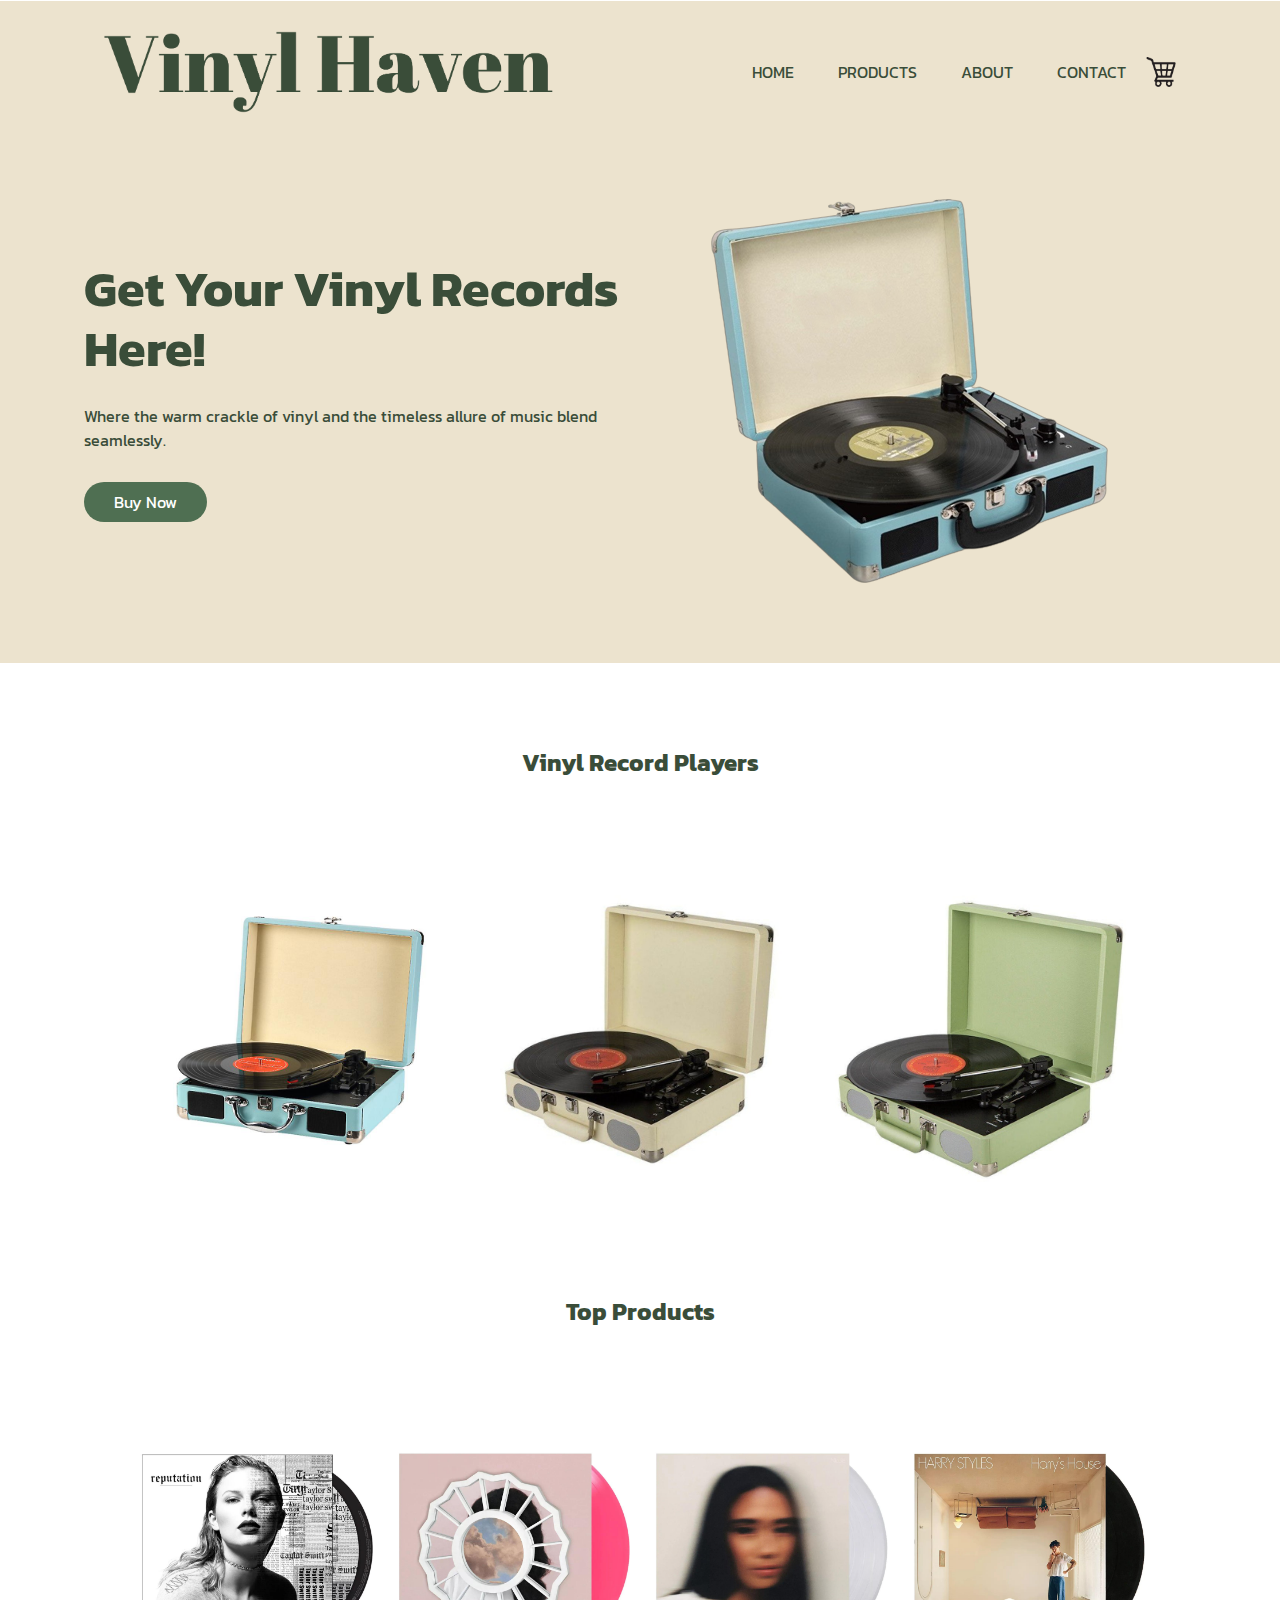
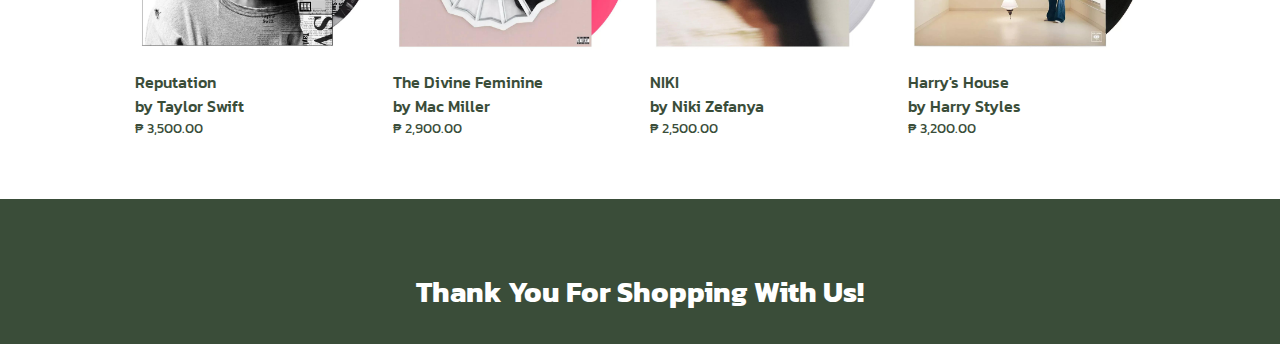
<file: index.html>
<html lang="en">
<head>
    <meta charset="UTF-8">
    <title>Vinyl Haven</title>
    <link rel="stylesheet" href="style.css">
    <link href="https://fonts.googleapis.com/css2?family=Kanit:wght@500&display=swap" rel="stylesheet">
</head>


<script src="products.js"></script>

<body>
    <div class="header">
    <div class="container">
      <div class="navbar">
          <div class="logo">
              <a href="index.html"><img src="logo.png" width="450px"></a>
          </div>
          <nav>
              <ul>
                   <li> <a href="index.html">Home</a></li>
                   <li> <a href="products.html">Products</a></li>
                   <li> <a href="about.html">About</a></li>
                   <li> <a href="contact.html">Contact</a></li>
                   
               </ul>
          </nav>
          <a href="cart.html"><img src="Cart.png" width="30px" height="30px"></a>
      </div>
      <div class="row">
          <div class="col-2">
               <h1>Get Your Vinyl Records Here!</h1>
              <p>Where the warm crackle of vinyl and the timeless allure of music blend seamlessly.</p>
              <a href="products.html" class="button">Buy Now</a>
          </div>
          <div class="col-2">
               <img src="recordplayer.png">
          </div>
          </div>
      </div>
    </div>

<!-----------record players----------->
    <div class="players">
        <div class="small-container">
            <h2 class="title">Vinyl Record Players</h2>
       <div class="row">
           <div class="col-3">
               <img src="blue.jpg">
           </div>
           <div class="col-3">
               <img src="beige.jpg">
           </div>
           <div class="col-3">
               <img src="green.jpg">
           </div>
       </div>
        </div>
    </div>
<!------------featured products----------->
    <div class="small-container">
        <h2 class="title">Top Products</h2>
        <div class="row">
        <div class="col-4">
            <img src="taylor1.png">
            <a href="product-details.html?product=reputation">
            <h4>Reputation<br> by Taylor Swift</h4>
            <p>₱ 3,500.00</p>
            </a>
        </div>
        <div class="col-4">
            <img src="mac1.png">
            <a href="product-details.html?product=thedivinefeminine">
            <h4>The Divine Feminine<br> by Mac Miller</h4>
            <p>₱ 2,900.00</p>
            </a>
        </div>
        <div class="col-4">
            <img src="niki1.png">
            <a href="product-details.html?product=niki">
            <h4>NIKI<br> by Niki Zefanya</h4>
            <p>₱ 2,500.00</p>
            </a>
        </div>
        <div class="col-4">
            <img src="harry2.png">
            <a href="product-details.html?product=harryshouse">
            <h4>Harry's House<br> by Harry Styles</h4>
            <p>₱ 3,200.00</p>
            </a>
        </div>
        </div>
    </div>
<!------------footer------------>
    <div class="footer">
        <div class="container">
        <div class="row">
            <div class="footer-col-1">
               <h3>Thank You For Shopping With Us!</h3>
            </div>
        </div>
        </div>
    </div>
</body>
</html>
</file>
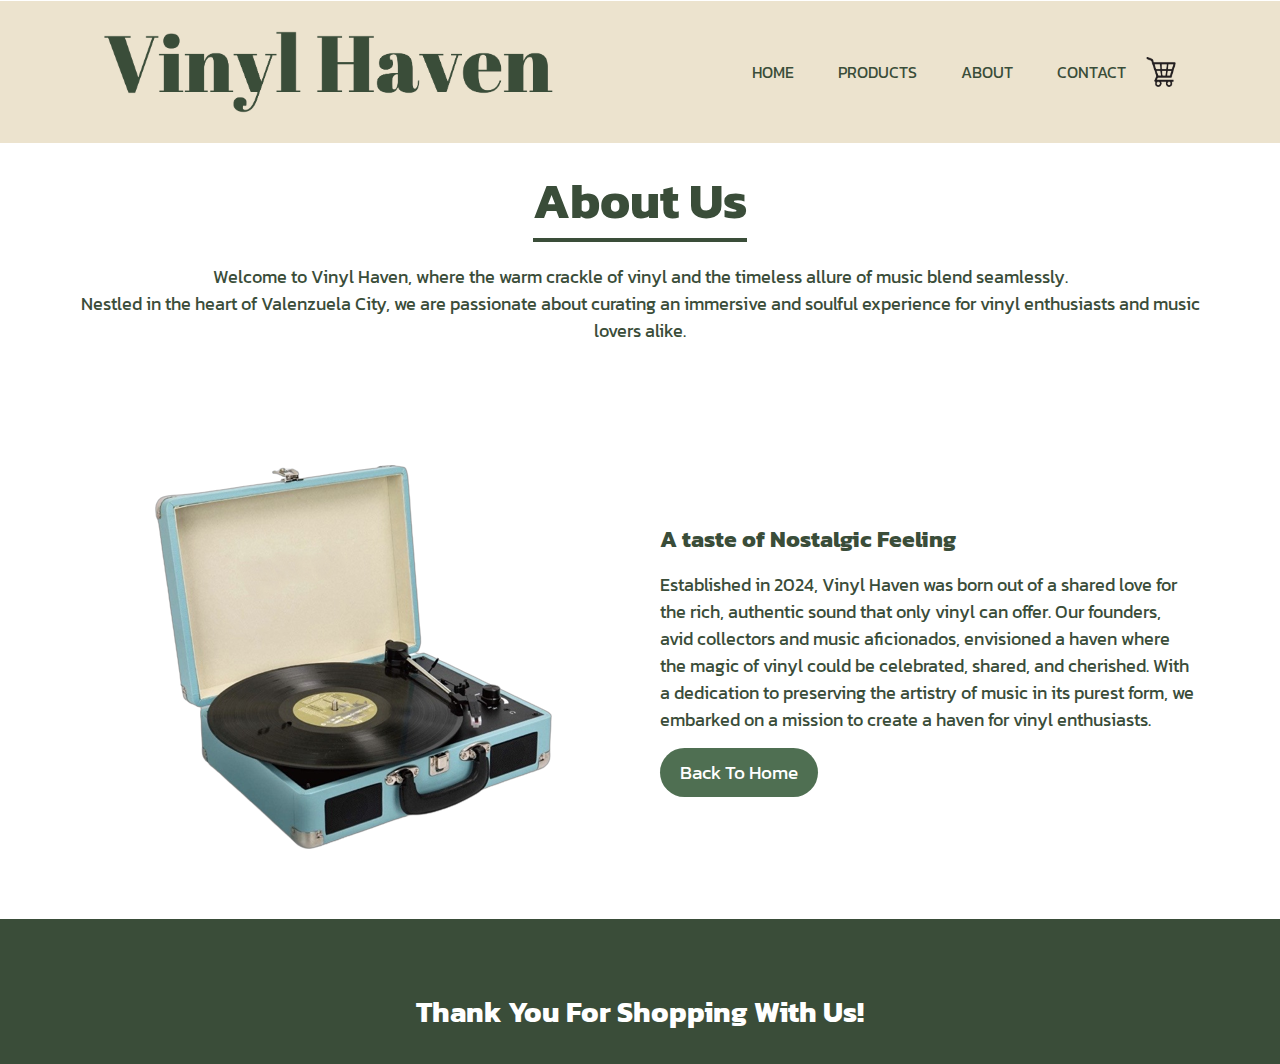
<file: about.html>
<html lang="en">
<head>
    <meta charset="UTF-8">
    <title>About|Vinyl Haven</title>
    <link rel="stylesheet" href="style.css">
    <link href="https://fonts.googleapis.com/css2?family=Kanit:wght@500&display=swap" rel="stylesheet">
</head>
<body>
    <div class="header">
    <div class="container">
      <div class="navbar">
          <div class="logo">
              <a href="index.html"><img src="logo.png" width="450px"></a>
          </div>
          <nav>
              <ul>
                   <li> <a href="index.html">Home</a></li>
                   <li> <a href="products.html">Products</a></li>
                   <li> <a href="about.html">About</a></li>
                   <li> <a href="contact.html">Contact</a></li>
                 
               </ul>
          </nav>
          <a href="cart.html"><img src="Cart.png" width="30px" height="30px"></a>
      </div>
    
      </div>
    </div>

<!-----------about us----------->
<div class="heading">
    <h1>About Us</h1>
    <p>Welcome to Vinyl Haven, where the warm crackle of vinyl and the timeless allure of music blend seamlessly.<br>Nestled in the heart of Valenzuela City, we are passionate about curating an immersive and soulful experience for vinyl enthusiasts and music lovers alike.</p>
</div>
    <div class="container">
        <section class="about">
            <div class="about-image">
                <img src="recordplayer.png">
            </div>
            <div class="about-content">
               <h2>A taste of Nostalgic Feeling</h2>
               <p>Established in 2024, Vinyl Haven was born out of a shared love for the rich, authentic sound that only vinyl can offer. Our founders, avid collectors and music aficionados, envisioned a haven where the magic of vinyl could be celebrated, shared, and cherished. With a dedication to preserving the artistry of music in its purest form, we embarked on a mission to create a haven for vinyl enthusiasts.</p>
               <a href="index.html" class="b2h">Back To Home</a>
            </div>
                
        </section>
    </div>
    
    
<!------------footer------------>
    <div class="footer">
        <div class="container">
        <div class="row">
            <div class="footer-col-1">
               <h3>Thank You For Shopping With Us!</h3>
            </div>
        </div>
        </div>
    </div>
</body>
</html>
</file>
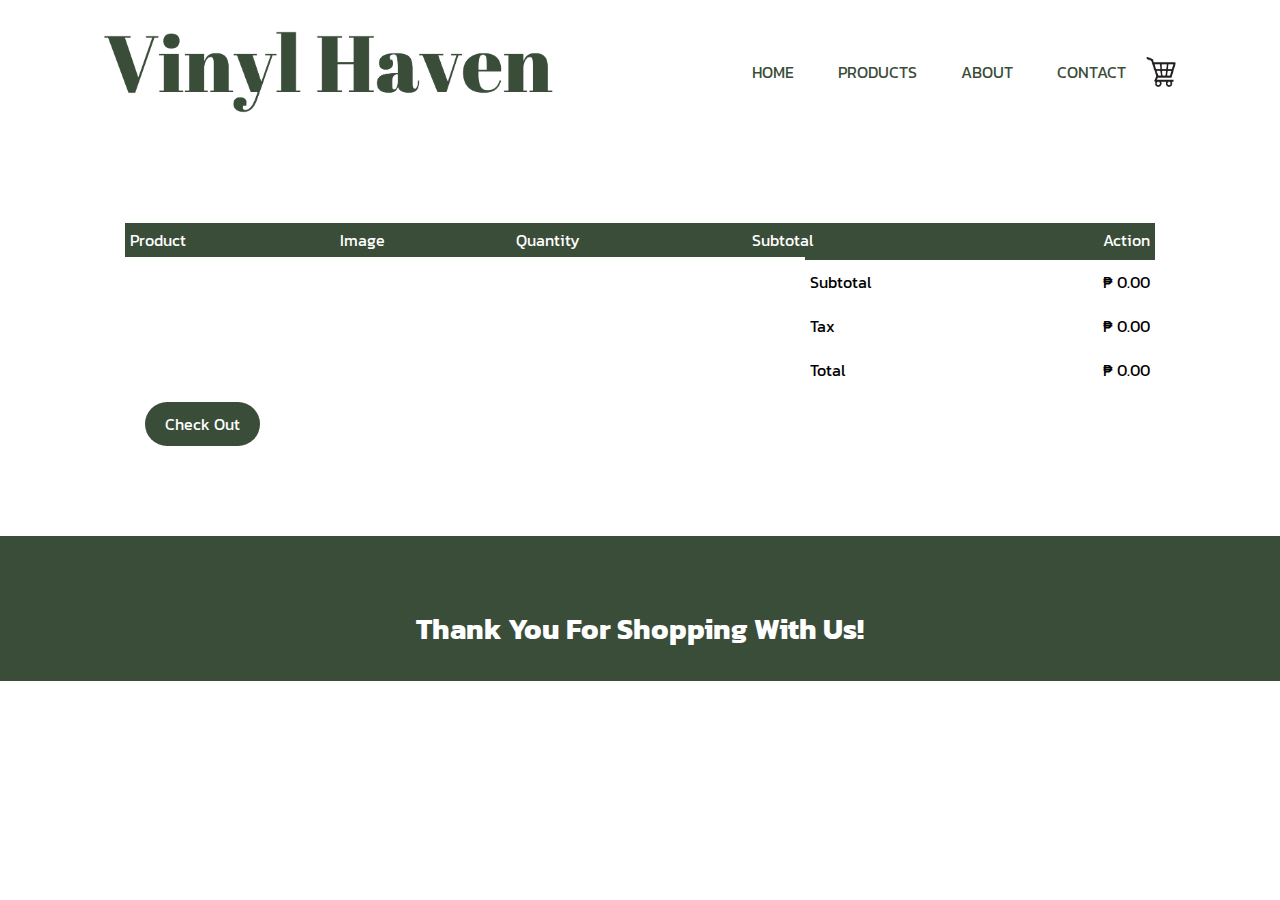
<file: cart.html>
<html lang="en">
<head>
    <meta charset="UTF-8">
    <title>All Products - Vinyl Haven</title>
    <link rel="stylesheet" href="style.css">
    <link href="https://fonts.googleapis.com/css2?family=Kanit:wght@500&display=swap" rel="stylesheet">
    <script src="cart.js"></script>
</head>

<body>
    
    <div class="container">
        <div class="navbar">
            <div class="logo">
                <a href="index.html"><img src="logo.png" width="450px"></a>
            </div>
            <nav>
                <ul>
                    <li><a href="index.html">Home</a></li>
                    <li><a href="products.html">Products</a></li>
                    <li><a href="about.html">About</a></li>
                    <li><a href="contact.html">Contact</a></li>
                    
                </ul>
            </nav>
            <a href="cart.html"><img src="Cart.png" width="30px" height="30px"></a>
        </div>
    </div>
   
    <!---------- cart items -------->   
    <div class="small-container cart-page">
        <table id="cart-table">
            <tr>
                <th>Product</th>
                <th>Image</th>
                <th>Quantity</th>
                <th>Subtotal</th>
                <th>Action</th>
            </tr>
        </table>
        
        <div class="total-price">
            <table>
                <tr>
                    <td>Subtotal</td>
                    <td id="cart-subtotal">P 00.00</td>
                </tr>
                <tr>
                    <td>Tax</td>
                    <td id="cart-tax">P 00.00</td>
               </tr>
                <tr>
                    <td>Total</td>
                    <td id="cart-total">P 00.00</td>
                </tr>
                
            </table>
            <br>
            
        </div>
        <div class="checkout-container">
            <a href="checkout.html" class="checkout-btn">Check Out</a>
        </div>
    </div>
    
    <!------------footer------------>
    <div class="footer">
        <div class="container">
            <div class="row">
                <div class="footer-col-1">
                    <h3>Thank You For Shopping With Us!</h3>
                </div>
            </div>
        </div>
    </div>
</body>
</html>
</file>
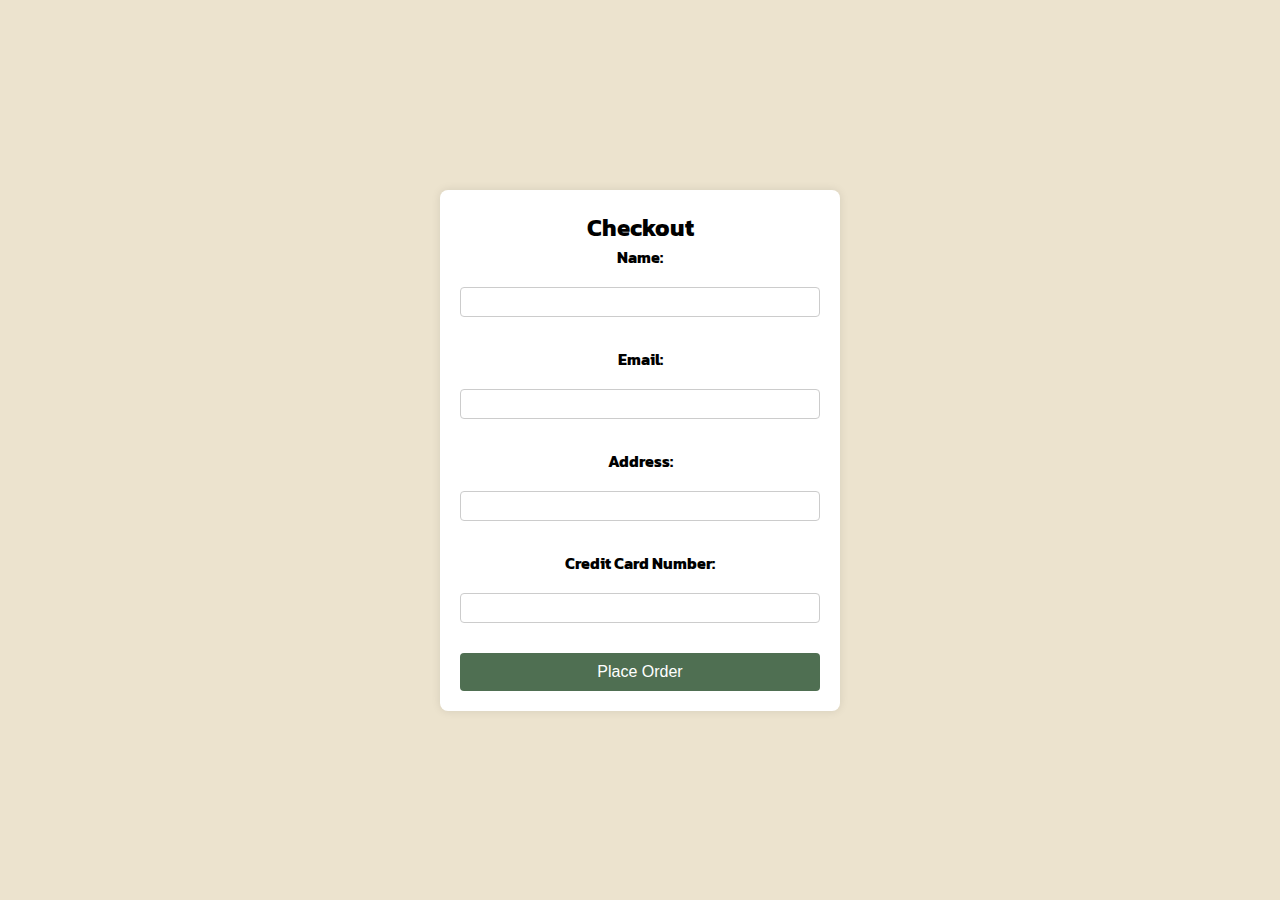
<file: checkout.html>
<!DOCTYPE html>
<html lang="en">
<head>
    <meta charset="UTF-8">
    <meta name="viewport" content="width=device-width, initial-scale=1.0">
    <title>Vinyl Haven|Checkout Page</title>
    <link rel="stylesheet" href="style.css">
    <link href="https://fonts.googleapis.com/css2?family=Kanit:wght@500&display=swap" rel="stylesheet">
    <style>
         body {
            font-family: 'Kanit', sans-serif;
            background-color: #ECE3CE;
            margin: 0;
            padding: 0;
            display: flex;
            justify-content: center;
            align-items: center;
            height: 100vh;
        }
    </style>
</head>
<body>

<div class="checkout-container2">
    <h2>Checkout</h2>
    <form class="checkout-form" onsubmit="showPopup(); return false;">
        <div class="form-group">
            <label for="name">Name:</label>
            <input type="text" id="name" name="name" required>
        </div>

        <div class="form-group">
            <label for="email">Email:</label>
            <input type="email" id="email" name="email" required>
        </div>

        <div class="form-group">
            <label for="address">Address:</label>
            <input type="text" id="address" name="address" required>
        </div>

        <div class="form-group">
            <label for="card">Credit Card Number:</label>
            <input type="text" id="card" name="card" required>
        </div>

        <button type="submit">Place Order</button>
    </form>
</div>

<!------ popup mess ------>
<div id="popup" class="popup">
    <p>Thank you for your order!</p>
    <button onclick="hidePopup()">Close</button>
    <a href="index.html"><button onclick="hidePopup()">Back to Home</button></a>
</div>

<!-------- overlay popup ------->
<div id="overlay" class="overlay"></div>

<script>
    function showPopup() {
        document.getElementById('popup').style.display = 'block';
        document.getElementById('overlay').style.display = 'block';
    }

    function hidePopup() {
        document.getElementById('popup').style.display = 'none';
        document.getElementById('overlay').style.display = 'none';
    }
</script>

</body>
</html>
</file>
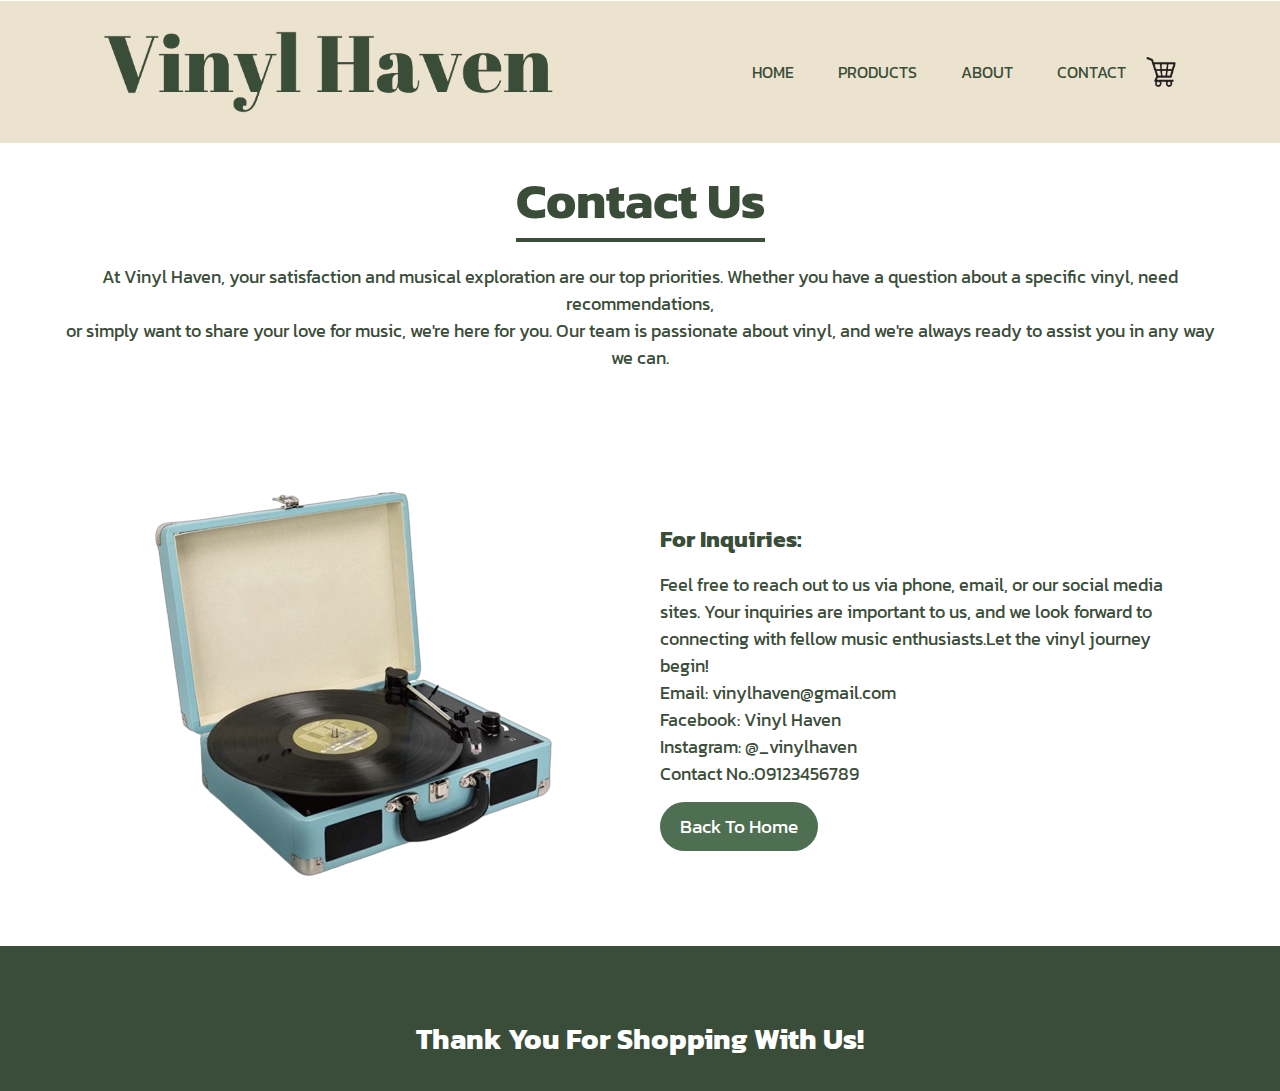
<file: contact.html>
<html lang="en">
<head>
    <meta charset="UTF-8">
    <title>Contact|Vinyl Haven</title>
    <link rel="stylesheet" href="style.css">
   <link href="https://fonts.googleapis.com/css2?family=Kanit:wght@500&display=swap" rel="stylesheet">
</head>
<body>
    <div class="header">
    <div class="container">
      <div class="navbar">
          <div class="logo">
              <a href="index.html"><img src="logo.png" width="450px"></a>
          </div>
          <nav>
              <ul>
                   <li> <a href="index.html">Home</a></li>
                   <li> <a href="products.html">Products</a></li>
                   <li> <a href="about.html">About</a></li>
                   <li> <a href="contact.html">Contact</a></li>
                   
               </ul>
          </nav>
          <a href="cart.html"><img src="Cart.png" width="30px" height="30px"></a>
      </div>
    
      </div>
    </div>

<!-----------contact----------->
<div class="heading">
    <h1>Contact Us</h1>
    <p>At Vinyl Haven, your satisfaction and musical exploration are our top priorities. Whether you have a question about a specific vinyl, need recommendations,<br> or simply want to share your love for music, we're here for you. Our team is passionate about vinyl, and we're always ready to assist you in any way we can.</p>
</div>
    <div class="container">
        <section class="contact">
            <div class="contact-image">
                <img src="recordplayer.png">
            </div>
            <div class="contact-content">
               <h2>For Inquiries:</h2>
                <p>Feel free to reach out to us via phone, email, or our social media sites. Your inquiries are important to us, and we look forward to connecting with fellow music enthusiasts.Let the vinyl journey begin!<br>Email: vinylhaven@gmail.com<br>Facebook: Vinyl Haven<br>Instagram: @_vinylhaven<br>Contact No.:09123456789</p>
               <a href="index.html" class="b2h">Back To Home</a>
            </div>
                
        </section>
    </div>
    
    
<!------------footer------------>
    <div class="footer">
        <div class="container">
        <div class="row">
            <div class="footer-col-1">
               <h3>Thank You For Shopping With Us!</h3>
            </div>
        </div>
        </div>
    </div>
</body>
</html>
</file>
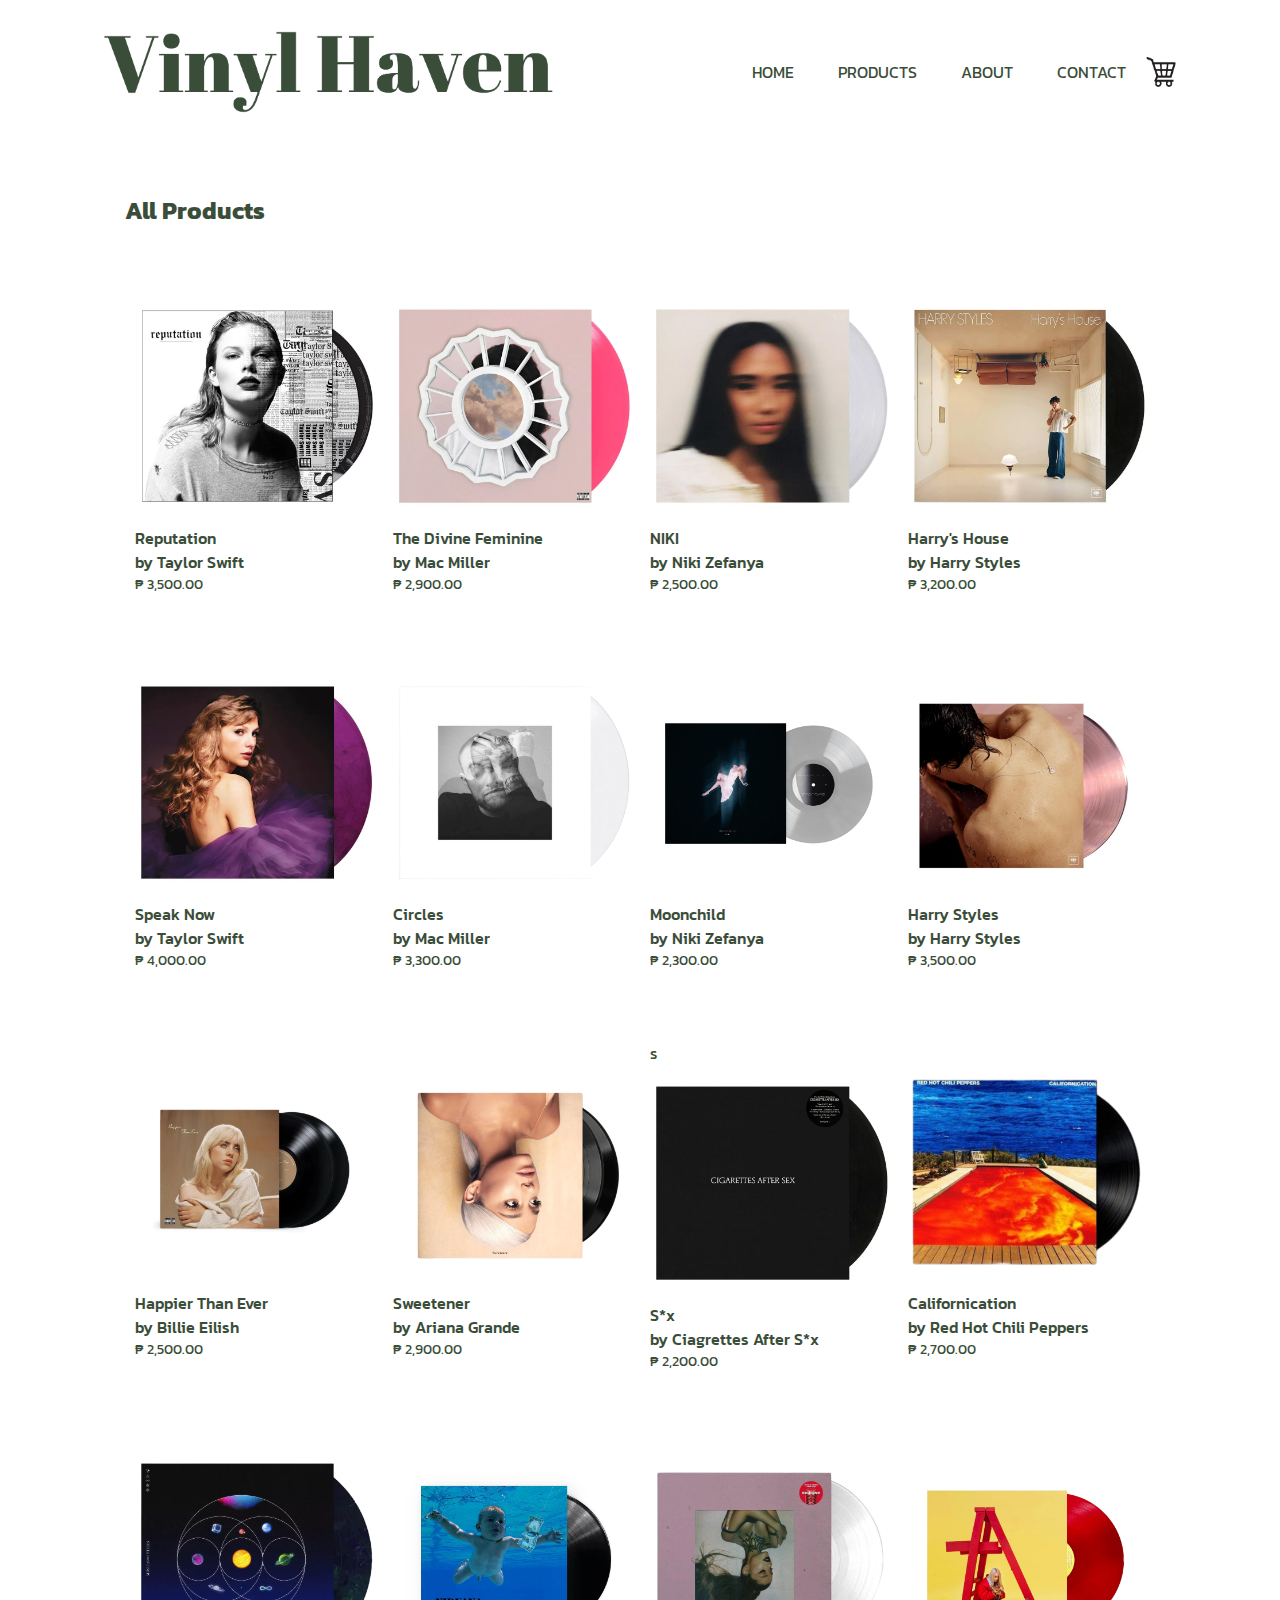
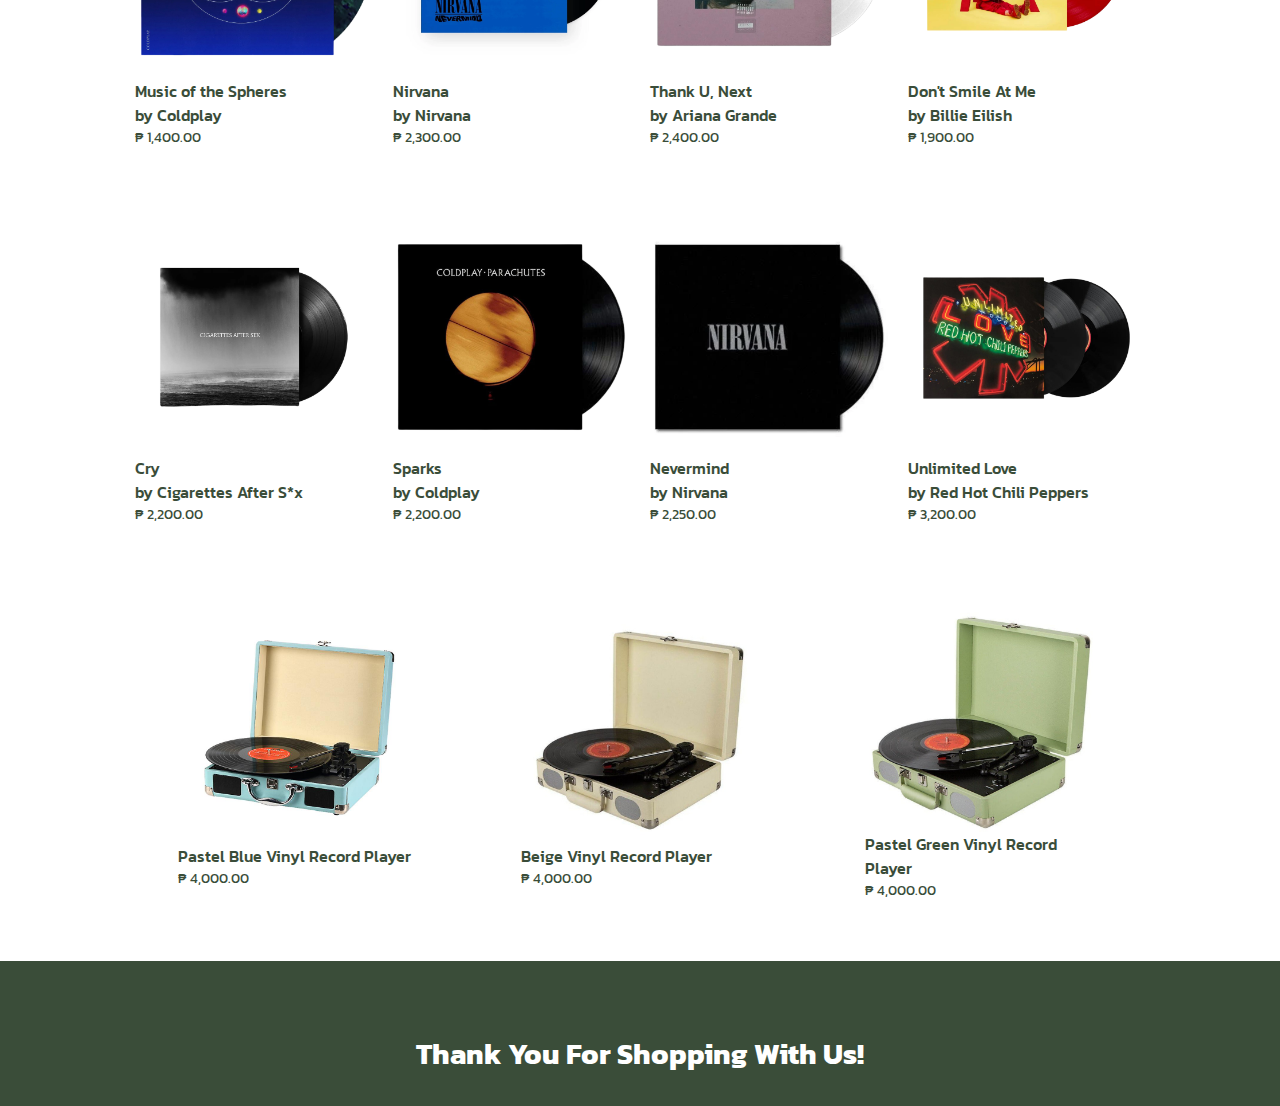
<file: products.html>
<html lang="en">
<head>
    <meta charset="UTF-8">
    <title>All Products|Vinyl Haven</title>
    <link rel="stylesheet" href="style.css">
    <link href="https://fonts.googleapis.com/css2?family=Kanit:wght@500&display=swap" rel="stylesheet">
</head>
<script src="products.js"></script>
<body>
    
    <div class="container">
      <div class="navbar">
          <div class="logo">
              <a href="index.html"><img src="logo.png" width="450px"></a>
          </div>
          <nav>
              <ul>
                   <li> <a href="index.html">Home</a></li>
                   <li> <a href="products.html">Products</a></li>
                   <li> <a href="about.html">About</a></li>
                   <li> <a href="contact.html">Contact</a></li>
                   
               </ul>
          </nav>
          <a href="cart.html"><img src="Cart.png" width="30px" height="30px"></a>
      </div>
      </div>
   
    <div class="small-container">
      <div class="row row-2">
          <h2>All Products</h2>
      </div>  
        <div class="row">
        <div class="col-4">
            <img src="taylor1.png">
            <a href="product-details.html?product=reputation"> 
            <h4>Reputation<br> by Taylor Swift</h4>
            <p>₱ 3,500.00</p>
            </a>
        </div>
        <div class="col-4">
            <img src="mac1.png">
            <a href="product-details.html?product=thedivinefeminine">
            <h4>The Divine Feminine<br> by Mac Miller</h4>
            <p>₱ 2,900.00</p>
            </a>
        </div>
        <div class="col-4">
            <img src="niki1.png">
            <a href="product-details.html?product=niki">
            <h4>NIKI<br> by Niki Zefanya</h4>
            <p>₱ 2,500.00</p>
            </a>
        </div>
        <div class="col-4">
            <img src="harry2.png">
            <a href="product-details.html?product=harryshouse">
            <h4>Harry's House<br> by Harry Styles</h4>
            <p>₱ 3,200.00</p>
            </a>
        </div>
        </div>
        
        <div class="row">
        <div class="col-4">
            <img src="taylor2.png">
            <a href="product-details.html?product=speaknow">
            <h4>Speak Now<br> by Taylor Swift</h4>
            <p>₱ 4,000.00</p>
            </a>
        </div>
        <div class="col-4">
            <img src="mac2.png">
            <a href="product-details.html?product=circles">
            <h4>Circles<br> by Mac Miller</h4>
            <p>₱ 3,300.00</p>
            </a>
        </div>
        <div class="col-4">
            <img src="niki2.png">
            <a href="product-details.html?product=moonchild">
            <h4>Moonchild<br> by Niki Zefanya</h4>
            <p>₱ 2,300.00</p>
        </a>
        </div>
        <div class="col-4">
            <img src="harry1.png">
            <a href="product-details.html?product=harrystyles">
            <h4>Harry Styles<br> by Harry Styles</h4>
            <p>₱ 3,500.00</p>
            </a>
        </div>
        </div>
        
        <div class="row">
        <div class="col-4">
            <img src="billie1.png">
            <a href="product-details.html?product=billieeilish">
            <h4>Happier Than Ever<br> by Billie Eilish</h4>
            <p>₱ 2,500.00</p>
            </a>
        </div>
        <div class="col-4">
            <img src="ari1.png">
            <a href="product-details.html?product=sweetener">
            <h4>Sweetener<br> by Ariana Grande</h4>
            <p>₱ 2,900.00</p>
            </a>
        </div>
        <div class="col-4">s
            <img src="cas1.png">
            <a href="product-details.html?product=cigarettesaftersex">
            <h4>S*x<br> by Ciagrettes After S*x</h4>
            <p>₱ 2,200.00</p>
            </a>
        </div>
        <div class="col-4">
            <img src="chili1.png">
            <a href="product-details.html?product=californication">
            <h4>Californication<br> by Red Hot Chili Peppers</h4>
            <p>₱ 2,700.00</p>
            </a>
        </div>
        </div>
        
        <div class="row">
        <div class="col-4">
            <img src="coldplay1.png">
            <a href="product-details.html?product=musicofthespheres">
            <h4>Music of the Spheres<br> by Coldplay</h4>
            <p>₱ 1,400.00</p>
            </a>
        </div>
        <div class="col-4">
            <img src="nirvana1.png">
            <a href="product-details.html?product=nirvana">
            <h4>Nirvana<br> by Nirvana</h4>
            <p>₱ 2,300.00</p>
            </a>
        </div>
        <div class="col-4">
            <img src="ari2.png">
            <a href="product-details.html?product=thankunext">
            <h4>Thank U, Next<br> by Ariana Grande</h4>
            <p>₱ 2,400.00</p>
            </a>
        </div>
        <div class="col-4">
            <img src="billie2.png">
            <a href="product-details.html?product=dontsmileatme">
            <h4>Don't Smile At Me<br> by Billie Eilish</h4>
            <p>₱ 1,900.00</p>
            </a>
        </div>
        </div>
        
        <div class="row">
        <div class="col-4">
            <img src="cas2.png">
            <a href="product-details.html?product=cry">
            <h4>Cry<br> by Cigarettes After S*x</h4>
            <p>₱ 2,200.00</p>
            </a>
        </div>
        <div class="col-4">
            <img src="coldplay2.png">
            <a href="product-details.html?product=sparks">
            <h4>Sparks<br> by Coldplay</h4>
            <p>₱ 2,200.00</p>
            </a>
        </div>
        <div class="col-4">
            <img src="nirvana2.png">
            <a href="product-details.html?product=nevermind">
            <h4>Nevermind<br> by Nirvana</h4>
            <p>₱ 2,250.00</p>
            </a>
        </div>
        <div class="col-4">
            <img src="chili2.png">
            <a href="product-details.html?product=unlimitedlove">
            <h4>Unlimited Love<br> by Red Hot Chili Peppers</h4>
            <p>₱ 3,200.00</p>
            </a>
        </div>
        </div>
        
        <div class="row">
        <div class="col-4">
            <img src="blue.jpg">
            <a href="product-details.html?product=pastelblue">
            <h4>Pastel Blue Vinyl Record Player</h4>
            <p>₱ 4,000.00</p>
            </a>
        </div>
        <div class="col-4">
            <img src="beige.jpg">
            <a href="product-details.html?product=beige">
            <h4>Beige Vinyl Record Player</h4>
            <p>₱ 4,000.00</p>
            </a>
        </div>
        <div class="col-4">
            <img src="green.jpg">
            <a href="product-details.html?product=pastelgreen">
            <h4>Pastel Green Vinyl Record Player</h4>
            <p>₱ 4,000.00</p>
            </a>
        </div>
        </div>
        
        
        
    </div>
<!------------footer------------>
    <div class="footer">
        <div class="container">
        <div class="row">
            <div class="footer-col-1">
               <h3>Thank You For Shopping With Us!</h3>
            </div>
        </div>
        </div>
    </div>
</body>
</html>
</file>
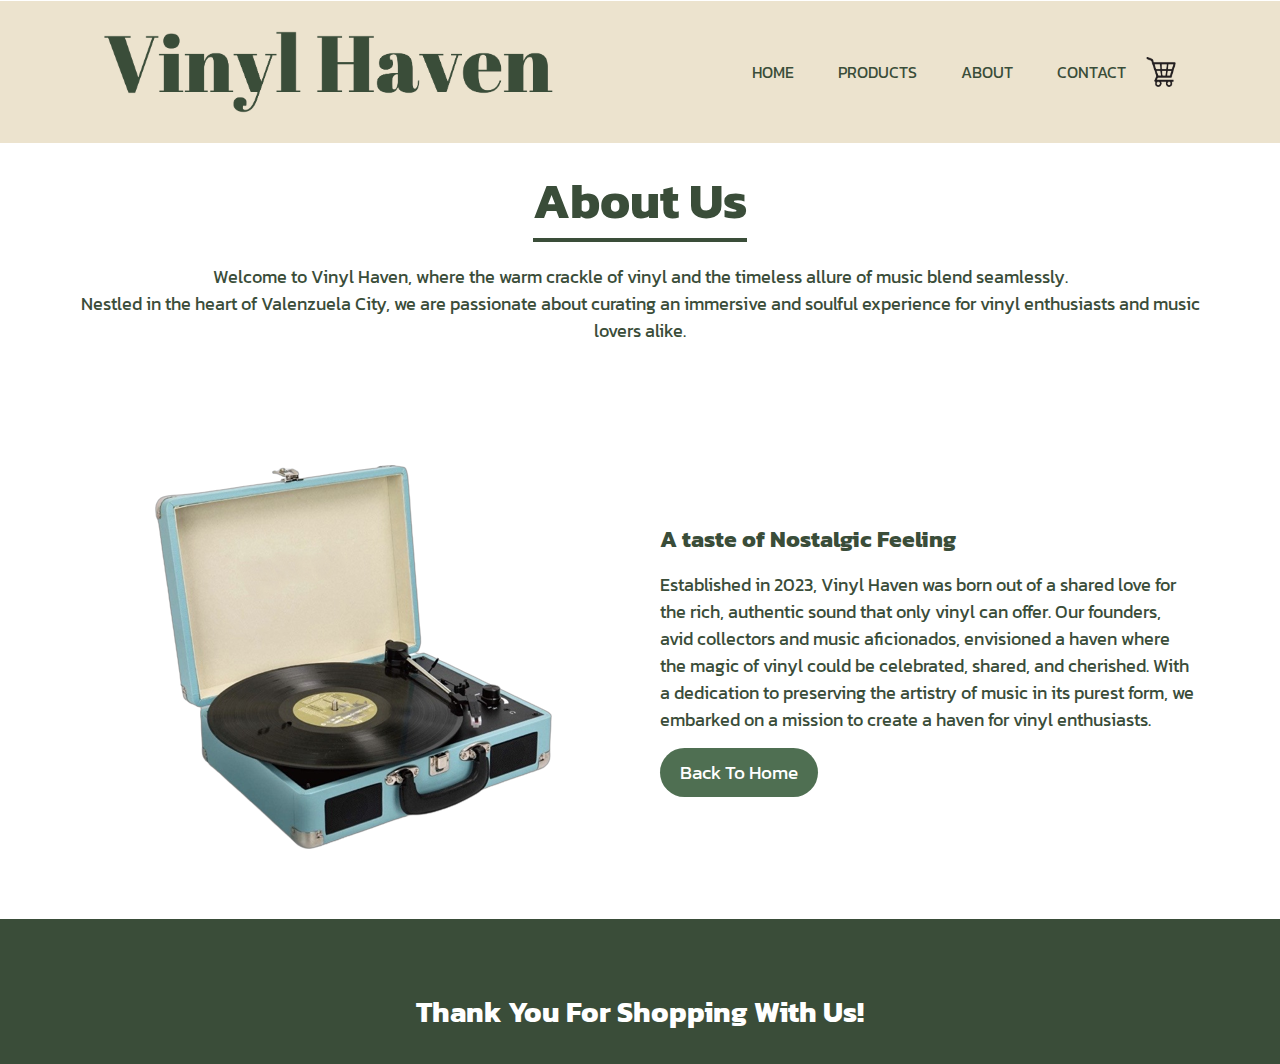
<file: San Miguel_Web Design/about.html>
<html lang="en">
<head>
    <meta charset="UTF-8">
    <title>About|Vinyl Haven</title>
    <link rel="stylesheet" href="style.css">
    <link href="https://fonts.googleapis.com/css2?family=Kanit:wght@500&display=swap" rel="stylesheet">
</head>
<body>
    <div class="header">
    <div class="container">
      <div class="navbar">
          <div class="logo">
              <a href="index.html"><img src="logo.png" width="450px"></a>
          </div>
          <nav>
              <ul>
                   <li> <a href="index.html">Home</a></li>
                   <li> <a href="products.html">Products</a></li>
                   <li> <a href="about.html">About</a></li>
                   <li> <a href="contact.html">Contact</a></li>
                 
               </ul>
          </nav>
          <a href="cart.html"><img src="Cart.png" width="30px" height="30px"></a>
      </div>
    
      </div>
    </div>

<!-----------about us----------->
<div class="heading">
    <h1>About Us</h1>
    <p>Welcome to Vinyl Haven, where the warm crackle of vinyl and the timeless allure of music blend seamlessly.<br>Nestled in the heart of Valenzuela City, we are passionate about curating an immersive and soulful experience for vinyl enthusiasts and music lovers alike.</p>
</div>
    <div class="container">
        <section class="about">
            <div class="about-image">
                <img src="recordplayer.png">
            </div>
            <div class="about-content">
               <h2>A taste of Nostalgic Feeling</h2>
               <p>Established in 2023, Vinyl Haven was born out of a shared love for the rich, authentic sound that only vinyl can offer. Our founders, avid collectors and music aficionados, envisioned a haven where the magic of vinyl could be celebrated, shared, and cherished. With a dedication to preserving the artistry of music in its purest form, we embarked on a mission to create a haven for vinyl enthusiasts.</p>
               <a href="index.html" class="b2h">Back To Home</a>
            </div>
                
        </section>
    </div>
    
    
<!------------footer------------>
    <div class="footer">
        <div class="container">
        <div class="row">
            <div class="footer-col-1">
               <h3>Thank You For Shopping With Us!</h3>
            </div>
        </div>
        </div>
    </div>
</body>
</html>
</file>
<file: style.css>
*{
    margin: 0;
    padding: 0;
    box-sizing: border-box;
}

body{
    font-family: 'Kanit', sans-serif;
}
.navbar{
    display: flex;
    align-items: center;
    padding: 20px;
}
nav{
    flex: 1;
    text-align: right;
}
.navbar ul li{
    list-style: none;
    display: inline-block;
    margin: 0 20px;
    position: relative;
}
.navbar ul li a{
    text-decoration: none;
    color: #3A4D39;
    text-transform: uppercase;
}
.navbar ul li::after{
    content: '';
    height: 3px;
    width: 0;
    background: #4F6F52;
    position: absolute;
    left: 0;
    bottom: -10px;
    transition: 0.5s;
}
.navbar ul li:hover:after{
    width: 100%;
}
.container{
    max-width: 1300px;
    margin: auto;
    padding-left: 25px;
    padding-right: 25px;
}
.row{
    display: flex;
    align-items: center;
    flex-wrap: wrap;
    justify-content: space-around;
}
.col-2{
    flex-basis: 50%;
    min-width: 300px;
    color: #3A4D39;
}
.col-2 img{
    max-width: 100%;
    padding: 10px 0;
}
.col-2 h1{
    font-size: 50px;
    line-height: 60px;
    margin: 25px 0;
    color: #3A4D39;
}
.button{
    display: inline-block;
    background: #4F6F52;
    color: #fff;
    padding: 8px 30px;
    margin: 30px 0;
    border-radius: 30px;
    transition: background 0.5s;
    text-decoration: none;
}
.button:hover{
    background: #3A4D39;   
}
.header{
    background: #ECE3CE;
}
.header .row{
    margin-top: 0;
}
.players{
    margin: 70px 0;
}
.col-3{
    flex-basis: 30%;
    min-width: 150px;
    margin-bottom: 30px;
}
.col-3 img{
    width: 100%;
}
.small-container{
    max-width: 1080px;
    margin: auto;
    padding-left: 25px;
    padding-right: 25px;
    color: #3A4D39;
}
.col-4{
    flex-basis: 25%;
    padding: 10px;
    min-width: 200px;
    margin-bottom: 50px;
    transition: transform 0.5s
}
.col-4 img{
    width: 100%;
}
.title{
    text-align: center;
    margin: 0 auto 80px;
    position: relative;
    line-height: 60px;
    color: #3A4D39;
}
h4{
    font-weight: 500;
}
.col-4 p{
    font-size: 14px;
    transition: transform 0.5s;
}
.col-4:hover{
    transform: translateY(-5px);
}
.col-4 a{
    text-decoration-line: none;
    color: #3A4D39;
}
.footer{
    background: #3A4D39;
    color: #fff;
    font-size: 25px;
    padding: 60px 0 20px;
}
/*------------ all products -----------*/
.row-2{
    justify-content: space-between;
    margin: 50px auto 50px;
}
/*------ single product details-------*/
.single-product{
    margin-top: 1px;
    margin-bottom: 30px;
}
.single-product .col-2 img{
    padding: 0;
}
.single-product .col-2{
    padding: 20px;
}
.single-product h4{
    margin: 20px 0;
    font-size: 22px;
    font-weight: bold;
}
.single-product input{
    width: 50px;
    height: 40px;
    padding-left: 10px;
    font-size: 20px;
    margin-right: 10px;
    border: 1px solid #739072;
}
input:focus{
    outline: none;
}

/*---cart items----*/
.cart-page{
    margin: 80px auto;
}
table{
    width: 100%;
    border-collapse: collapse;
}
.cart-info{
    display: flex;
    flex-wrap: wrap;
}
th{
    text-align: left;
    padding: 5px;
    color: #fff;
    background: #3A4D39;
    font-weight: normal;
}
td{
    padding: 10px 5px;
}
td img{
    width: 90px;
    height: 90px;
    margin-right: 10px;
}
td input{
    width: 40px;
    height: 30px;
    padding: 5px;
}
td a{
    color: #3A4D39;
    font-size: 12px;
}
.total-price{
    display: flex;
    justify-content: flex-end;
}
.total-price table{
    border-top: 3px solid #3A4D39;
    width: 100%;
    max-width: 350px;
}
td:last-child{
    text-align: right;
}
th:last-child{
    text-align: right;
}
.checkout-container {
  display: inline-block;
  align-items: left;
  padding: 20px;
}
.checkout-btn {
  margin: 50px 0;
  padding: 10px 20px;
  font-size: 16px;
  text-align: right;
  text-decoration: none;
  cursor: pointer;
  background-color: #3A4D39;
  color: #fff;
  border-radius: 30px;
}

.checkout-button:hover {
  background-color: #739072;
}

/*------------ account-page------------*/

.account-page{
    padding: 50px 0;
    background: #ECE3CE;
}
.form-container{
    background: #fff;
    width: 300px;
    height: 400px;
    position: relative;
    text-align: center;
    padding: 20px 0;
    margin: auto;
    box-shadow: 0 0 20px 0 rgba(0,0,0,0.1);
    overflow: hidden;
}
.form-container span{
    font-weight: bold;
    padding: 0 10px;
    color: #3A4D39;
    cursor: pointer;
    width: 100px;
    display: inline-block;
}
.form-btn{
    display: inline-block;
    outline: none;
}
.form-container form{
    max-width: 300px;
    padding: 0 20px;
    position: absolute;
    top: 130px;
    transition: transform 1s;
    
}
form input{
    width: 100%;
    height: 30px;
    margin: 10px 0;
    padding: 0 10px;
    border: 1px solid #ccc;
}
form .btn{
    width: 100%;
    border: none;
    cursor: pointer;
    margin: 10px 0;
}
form .btn:focus{
    outline: none;
}
#LoginForm{
    left: -300px;
}
#RegForm{
    left: 0;
}
form a{
    font-size: 12px;
}
#Indicator{
    width: 100px;
    border: none;
    background: #3A4D39;
    height: 3px;
    margin-top: 8px;
    transform: translateX(100px);
    transition: transform 1s;
}

/*----------about us----------*/
*{
    margin: 0px;
    padding: 0px;
    box-sizing: border-box;
}

.heading{
    width: 90%;
    display: flex;
    justify-content: center;
    align-items: center;
    flex-direction: column;
    text-align: center;
    margin: 20px auto;
}
.heading h1{
    font-size: 50px;
    color: #3A4D39;
    margin-bottom: 25px;
    position: relative;
}
.heading h1::after{
    content: "";
    position: absolute;
    width: 100%;
    height: 4px;
    display: block;
    margin: 0 auto;
    background-color: #3A4D39;
}
.heading p{
    font-size: 18px;
    color: #3A4D39;
    margin-bottom: 35px;
}
.container{
    width: 90%;
    margin: 0 auto;
    padding: 10px 20px;
}
.about{
    display: flex;
    justify-content: space-between;
    align-items: center;
    flex-wrap: wrap;
}
.about-image{
    flex: 1;
    margin-right: 40px;
    overflow: hidden;
}
.about-image img{
    max-width: auto;
    height: auto;
    display: block;
    transition: 0.5s ease;
}
.about-image:hover img{
    transform: scale(1.2);
}
.about-content{
    flex: 1;
    margin-top: inherit;
    
}
.about-content h2{
    font-size: 23px;
    margin-bottom: 15px;
    color: #3A4D39;
}
.about-content p{
    font-size: 18px;
    line-height: 1.5;
    color: #3A4D39;
}
.about-content .b2h{
    display: inline-block;
    padding: 10px 20px;
    background-color: #4F6F52;
    color: #fff;
    font-size: 19px;
    text-decoration: none;
    border-radius: 25px;
    margin-top: 15px;
    transition: 0.3s ease;
}
.about-content .b2h:hover{
    background-color: #3A4D39;
}
/*---------contact details------------*/
*{
    margin: 0px;
    padding: 0px;
    box-sizing: border-box;
}

.heading{
    width: 90%;
    display: flex;
    justify-content: center;
    align-items: center;
    flex-direction: column;
    text-align: center;
    margin: 20px auto;
}
.heading h1{
    font-size: 50px;
    color: #3A4D39;
    margin-bottom: 25px;
    position: relative;
}
.heading h1::after{
    content: "";
    position: absolute;
    width: 100%;
    height: 4px;
    display: block;
    margin: 0 auto;
    background-color: #3A4D39;
}
.heading p{
    font-size: 18px;
    color: #3A4D39;
    margin-bottom: 35px;
}
.container{
    width: 90%;
    margin-top: 1px;
    padding: 10px 20px;
}
.contact{
    display: flex;
    justify-content: space-between;
    align-items: center;
    flex-wrap: wrap;
}
.contact-image{
    flex: 1;
    margin-right: 40px;
    overflow: hidden;
}
.contact-image img{
    max-width: auto;
    height: auto;
    display: block;
    transition: 0.5s ease;
}
.contact-image:hover img{
    transform: scale(1.2);
}
.contact-content{
    flex: 1;
    
}
.contact-content h2{
    font-size: 23px;
    margin-bottom: 15px;
    margin-top: 1px;
    color: #3A4D39;
}
.contact-content p{
    font-size: 18px;
    line-height: 1.5;
    color: #3A4D39;
    font-style: bold;
}
.contact-content .b2h{
    display: inline-block;
    padding: 10px 20px;
    background-color: #4F6F52;
    color: #fff;
    font-size: 19px;
    text-decoration: none;
    border-radius: 25px;
    margin-top: 15px;
    transition: 0.3s ease;
}
.contact-content .b2h:hover{
    background-color: #3A4D39;
}

/*-----checkout--------*/
.checkout-container2 {
    background-color: #fff;
    box-shadow: 0 0 10px rgba(0, 0, 0, 0.1);
    border-radius: 8px;
    padding: 20px;
    width: 400px;
    max-width: 100%;
    text-align: center;
}

.checkout-form {
    display: flex;
    flex-direction: column;
}

.form-group {
    margin-bottom: 20px;
}

label {
    font-weight: bold;
    margin-bottom: 8px;
    display: block;
}

input {
    width: 100%;
    padding: 10px;
    box-sizing: border-box;
    margin-bottom: 10px;
    border: 1px solid #ccc;
    border-radius: 4px;
}

button {
    background-color: #4F6F52;
    color: #fff;
    padding: 10px 15px;
    border: none;
    border-radius: 4px;
    cursor: pointer;
    font-size: 16px;
}

button:hover {
    background-color: #3A4D39;
}

/*------- popup ------- */
.popup {
    display: none;
    position: fixed;
    top: 50%;
    left: 50%;
    transform: translate(-50%, -50%);
    background-color: #fff;
    box-shadow: 0 0 10px rgba(0, 0, 0, 0.1);
    border-radius: 8px;
    padding: 20px;
    z-index: 999;
}

.overlay {
    display: none;
    position: fixed;
    top: 0;
    left: 0;
    width: 100%;
    height: 100%;
    background: rgba(0, 0, 0, 0.5);
    z-index: 99;
}
</file>
<file: San Miguel_Web Design/style.css>
*{
    margin: 0;
    padding: 0;
    box-sizing: border-box;
}

body{
    font-family: 'Kanit', sans-serif;
}
.navbar{
    display: flex;
    align-items: center;
    padding: 20px;
}
nav{
    flex: 1;
    text-align: right;
}
.navbar ul li{
    list-style: none;
    display: inline-block;
    margin: 0 20px;
    position: relative;
}
.navbar ul li a{
    text-decoration: none;
    color: #3A4D39;
    text-transform: uppercase;
}
.navbar ul li::after{
    content: '';
    height: 3px;
    width: 0;
    background: #4F6F52;
    position: absolute;
    left: 0;
    bottom: -10px;
    transition: 0.5s;
}
.navbar ul li:hover:after{
    width: 100%;
}
.container{
    max-width: 1300px;
    margin: auto;
    padding-left: 25px;
    padding-right: 25px;
}
.row{
    display: flex;
    align-items: center;
    flex-wrap: wrap;
    justify-content: space-around;
}
.col-2{
    flex-basis: 50%;
    min-width: 300px;
    color: #3A4D39;
}
.col-2 img{
    max-width: 100%;
    padding: 10px 0;
}
.col-2 h1{
    font-size: 50px;
    line-height: 60px;
    margin: 25px 0;
    color: #3A4D39;
}
.button{
    display: inline-block;
    background: #4F6F52;
    color: #fff;
    padding: 8px 30px;
    margin: 30px 0;
    border-radius: 30px;
    transition: background 0.5s;
    text-decoration: none;
}
.button:hover{
    background: #3A4D39;   
}
.header{
    background: #ECE3CE;
}
.header .row{
    margin-top: 0;
}
.players{
    margin: 70px 0;
}
.col-3{
    flex-basis: 30%;
    min-width: 150px;
    margin-bottom: 30px;
}
.col-3 img{
    width: 100%;
}
.small-container{
    max-width: 1080px;
    margin: auto;
    padding-left: 25px;
    padding-right: 25px;
    color: #3A4D39;
}
.col-4{
    flex-basis: 25%;
    padding: 10px;
    min-width: 200px;
    margin-bottom: 50px;
    transition: transform 0.5s
}
.col-4 img{
    width: 100%;
}
.title{
    text-align: center;
    margin: 0 auto 80px;
    position: relative;
    line-height: 60px;
    color: #3A4D39;
}
h4{
    font-weight: 500;
}
.col-4 p{
    font-size: 14px;
    transition: transform 0.5s;
}
.col-4:hover{
    transform: translateY(-5px);
}
.col-4 a{
    text-decoration-line: none;
    color: #3A4D39;
}
.footer{
    background: #3A4D39;
    color: #fff;
    font-size: 25px;
    padding: 60px 0 20px;
}
/*------------ all products -----------*/
.row-2{
    justify-content: space-between;
    margin: 50px auto 50px;
}
/*------ single product details-------*/
.single-product{
    margin-top: 1px;
    margin-bottom: 30px;
}
.single-product .col-2 img{
    padding: 0;
}
.single-product .col-2{
    padding: 20px;
}
.single-product h4{
    margin: 20px 0;
    font-size: 22px;
    font-weight: bold;
}
.single-product input{
    width: 50px;
    height: 40px;
    padding-left: 10px;
    font-size: 20px;
    margin-right: 10px;
    border: 1px solid #739072;
}
input:focus{
    outline: none;
}

/*---cart items----*/
.cart-page{
    margin: 80px auto;
}
table{
    width: 100%;
    border-collapse: collapse;
}
.cart-info{
    display: flex;
    flex-wrap: wrap;
}
th{
    text-align: left;
    padding: 5px;
    color: #fff;
    background: #3A4D39;
    font-weight: normal;
}
td{
    padding: 10px 5px;
}
td img{
    width: 90px;
    height: 90px;
    margin-right: 10px;
}
td input{
    width: 40px;
    height: 30px;
    padding: 5px;
}
td a{
    color: #3A4D39;
    font-size: 12px;
}
.total-price{
    display: flex;
    justify-content: flex-end;
}
.total-price table{
    border-top: 3px solid #3A4D39;
    width: 100%;
    max-width: 350px;
}
td:last-child{
    text-align: right;
}
th:last-child{
    text-align: right;
}
.checkout-container {
  display: inline-block;
  align-items: left;
  padding: 20px;
}
.checkout-btn {
  margin: 50px 0;
  padding: 10px 20px;
  font-size: 16px;
  text-align: right;
  text-decoration: none;
  cursor: pointer;
  background-color: #3A4D39;
  color: #fff;
  border-radius: 30px;
}

.checkout-button:hover {
  background-color: #739072;
}

/*------------ account-page------------*/

.account-page{
    padding: 50px 0;
    background: #ECE3CE;
}
.form-container{
    background: #fff;
    width: 300px;
    height: 400px;
    position: relative;
    text-align: center;
    padding: 20px 0;
    margin: auto;
    box-shadow: 0 0 20px 0 rgba(0,0,0,0.1);
    overflow: hidden;
}
.form-container span{
    font-weight: bold;
    padding: 0 10px;
    color: #3A4D39;
    cursor: pointer;
    width: 100px;
    display: inline-block;
}
.form-btn{
    display: inline-block;
    outline: none;
}
.form-container form{
    max-width: 300px;
    padding: 0 20px;
    position: absolute;
    top: 130px;
    transition: transform 1s;
    
}
form input{
    width: 100%;
    height: 30px;
    margin: 10px 0;
    padding: 0 10px;
    border: 1px solid #ccc;
}
form .btn{
    width: 100%;
    border: none;
    cursor: pointer;
    margin: 10px 0;
}
form .btn:focus{
    outline: none;
}
#LoginForm{
    left: -300px;
}
#RegForm{
    left: 0;
}
form a{
    font-size: 12px;
}
#Indicator{
    width: 100px;
    border: none;
    background: #3A4D39;
    height: 3px;
    margin-top: 8px;
    transform: translateX(100px);
    transition: transform 1s;
}

/*----------about us----------*/
*{
    margin: 0px;
    padding: 0px;
    box-sizing: border-box;
}

.heading{
    width: 90%;
    display: flex;
    justify-content: center;
    align-items: center;
    flex-direction: column;
    text-align: center;
    margin: 20px auto;
}
.heading h1{
    font-size: 50px;
    color: #3A4D39;
    margin-bottom: 25px;
    position: relative;
}
.heading h1::after{
    content: "";
    position: absolute;
    width: 100%;
    height: 4px;
    display: block;
    margin: 0 auto;
    background-color: #3A4D39;
}
.heading p{
    font-size: 18px;
    color: #3A4D39;
    margin-bottom: 35px;
}
.container{
    width: 90%;
    margin: 0 auto;
    padding: 10px 20px;
}
.about{
    display: flex;
    justify-content: space-between;
    align-items: center;
    flex-wrap: wrap;
}
.about-image{
    flex: 1;
    margin-right: 40px;
    overflow: hidden;
}
.about-image img{
    max-width: auto;
    height: auto;
    display: block;
    transition: 0.5s ease;
}
.about-image:hover img{
    transform: scale(1.2);
}
.about-content{
    flex: 1;
    margin-top: inherit;
    
}
.about-content h2{
    font-size: 23px;
    margin-bottom: 15px;
    color: #3A4D39;
}
.about-content p{
    font-size: 18px;
    line-height: 1.5;
    color: #3A4D39;
}
.about-content .b2h{
    display: inline-block;
    padding: 10px 20px;
    background-color: #4F6F52;
    color: #fff;
    font-size: 19px;
    text-decoration: none;
    border-radius: 25px;
    margin-top: 15px;
    transition: 0.3s ease;
}
.about-content .b2h:hover{
    background-color: #3A4D39;
}
/*---------contact details------------*/
*{
    margin: 0px;
    padding: 0px;
    box-sizing: border-box;
}

.heading{
    width: 90%;
    display: flex;
    justify-content: center;
    align-items: center;
    flex-direction: column;
    text-align: center;
    margin: 20px auto;
}
.heading h1{
    font-size: 50px;
    color: #3A4D39;
    margin-bottom: 25px;
    position: relative;
}
.heading h1::after{
    content: "";
    position: absolute;
    width: 100%;
    height: 4px;
    display: block;
    margin: 0 auto;
    background-color: #3A4D39;
}
.heading p{
    font-size: 18px;
    color: #3A4D39;
    margin-bottom: 35px;
}
.container{
    width: 90%;
    margin-top: 1px;
    padding: 10px 20px;
}
.contact{
    display: flex;
    justify-content: space-between;
    align-items: center;
    flex-wrap: wrap;
}
.contact-image{
    flex: 1;
    margin-right: 40px;
    overflow: hidden;
}
.contact-image img{
    max-width: auto;
    height: auto;
    display: block;
    transition: 0.5s ease;
}
.contact-image:hover img{
    transform: scale(1.2);
}
.contact-content{
    flex: 1;
    
}
.contact-content h2{
    font-size: 23px;
    margin-bottom: 15px;
    margin-top: 1px;
    color: #3A4D39;
}
.contact-content p{
    font-size: 18px;
    line-height: 1.5;
    color: #3A4D39;
    font-style: bold;
}
.contact-content .b2h{
    display: inline-block;
    padding: 10px 20px;
    background-color: #4F6F52;
    color: #fff;
    font-size: 19px;
    text-decoration: none;
    border-radius: 25px;
    margin-top: 15px;
    transition: 0.3s ease;
}
.contact-content .b2h:hover{
    background-color: #3A4D39;
}

/*-----checkout--------*/
.checkout-container2 {
    background-color: #fff;
    box-shadow: 0 0 10px rgba(0, 0, 0, 0.1);
    border-radius: 8px;
    padding: 20px;
    width: 400px;
    max-width: 100%;
    text-align: center;
}

.checkout-form {
    display: flex;
    flex-direction: column;
}

.form-group {
    margin-bottom: 20px;
}

label {
    font-weight: bold;
    margin-bottom: 8px;
    display: block;
}

input {
    width: 100%;
    padding: 10px;
    box-sizing: border-box;
    margin-bottom: 10px;
    border: 1px solid #ccc;
    border-radius: 4px;
}

button {
    background-color: #4F6F52;
    color: #fff;
    padding: 10px 15px;
    border: none;
    border-radius: 4px;
    cursor: pointer;
    font-size: 16px;
}

button:hover {
    background-color: #3A4D39;
}

/*------- popup ------- */
.popup {
    display: none;
    position: fixed;
    top: 50%;
    left: 50%;
    transform: translate(-50%, -50%);
    background-color: #fff;
    box-shadow: 0 0 10px rgba(0, 0, 0, 0.1);
    border-radius: 8px;
    padding: 20px;
    z-index: 999;
}

.overlay {
    display: none;
    position: fixed;
    top: 0;
    left: 0;
    width: 100%;
    height: 100%;
    background: rgba(0, 0, 0, 0.5);
    z-index: 99;
}
</file>
